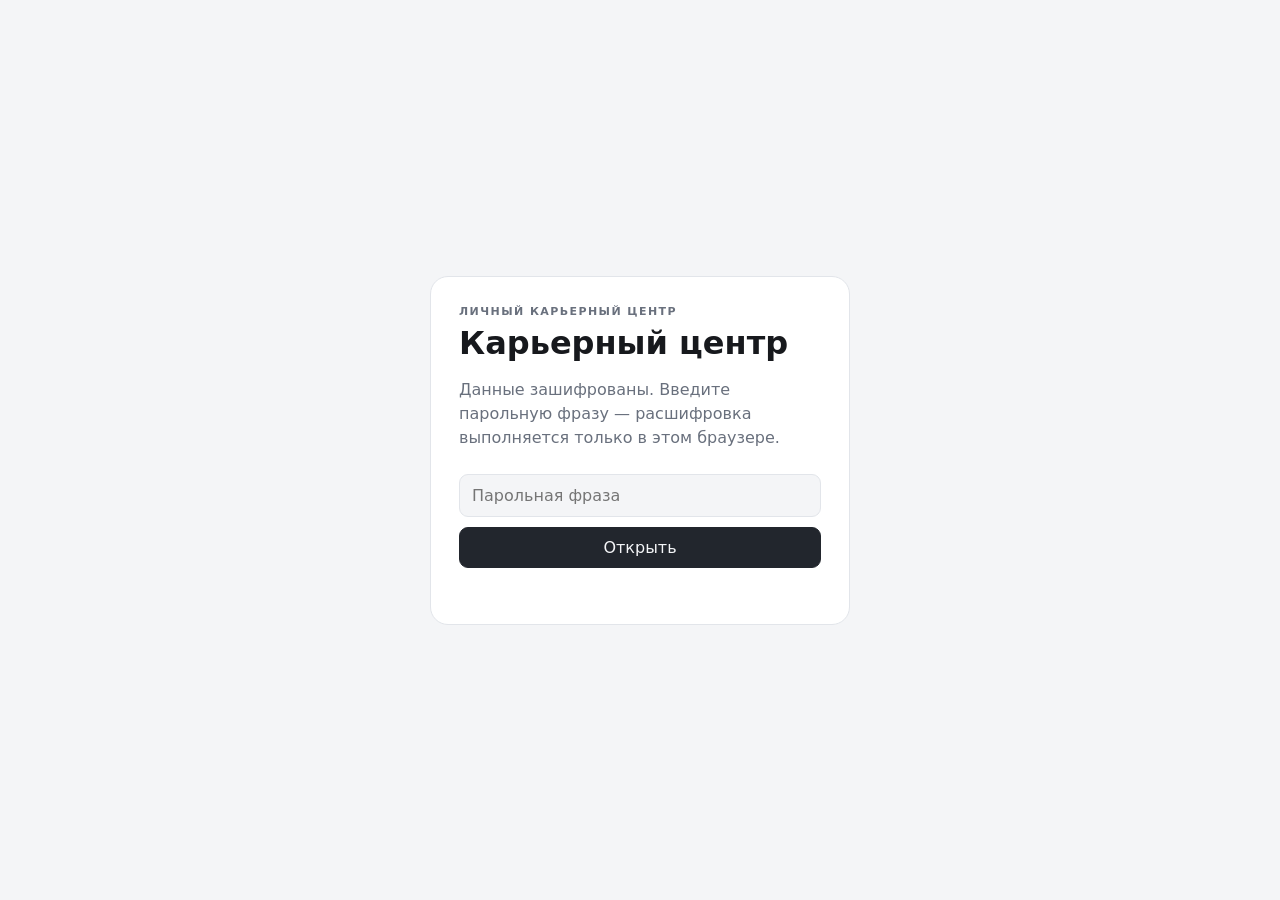
<file: index.html>
<!doctype html>
<html lang="ru">
<head>
  <meta charset="utf-8" />
  <meta name="viewport" content="width=device-width, initial-scale=1" />
  <meta name="color-scheme" content="light dark" />
  <title>Карьерный центр</title>
  <link rel="stylesheet" href="styles.css?v=dd2e7d5c0e09" />
  <link rel="stylesheet" href="funnel.css?v=dd2e7d5c0e09" />
  <link rel="stylesheet" href="action.css?v=dd2e7d5c0e09" />
  <link rel="stylesheet" href="sources.css?v=dd2e7d5c0e09" />
  <link rel="stylesheet" href="profile-sync.css?v=dd2e7d5c0e09" />
</head>
<body>
  <div id="unlock" class="unlock hidden">
    <form id="unlock-form" class="unlock-card">
      <div class="eyebrow">ЛИЧНЫЙ КАРЬЕРНЫЙ ЦЕНТР</div>
      <h1>Карьерный центр</h1>
      <p>Данные зашифрованы. Введите парольную фразу — расшифровка выполняется только в этом браузере.</p>
      <input id="passphrase" type="password" autocomplete="current-password" placeholder="Парольная фраза" required />
      <button type="submit" class="primary">Открыть</button>
      <div id="unlock-error" class="error"></div>
    </form>
  </div>

  <div id="shell" class="shell hidden">
    <aside class="sidebar">
      <div class="brand"><span class="brand-mark">КЦ</span><span>Карьера</span></div>
      <nav id="nav">
        <button data-view="today" class="active">Сегодня</button>
        <button data-view="health">Состояние системы</button>
        <button data-view="vacancies">Все вакансии</button>
        <button data-view="opportunities">Процессы</button>
        <button data-view="action">Действия</button>
        <button data-view="profiles">Профили</button>
        <button data-view="funnel">Воронка поиска</button>
        <button data-view="commercial">Коммерческая воронка</button>
        <button data-view="sideincome">Подработка</button>
        <button data-view="content">Контент</button>
        <button data-view="inbox">Почта</button>
        <button data-view="analytics">Аналитика</button>
        <button data-view="runs">Запуски</button>
      </nav>
      <a
        id="pipeline-launch"
        href="https://github.com/NesmachnyDN/career-branding/actions/workflows/career-one-click-sources.yml"
        target="_blank"
        rel="noopener noreferrer"
        title="Откроет GitHub Actions для сбора исходных данных и обновления сайта. Полный AI-анализ запускается отдельно командой в чате ChatGPT"
        style="display:block;margin:18px 0 0;padding:10px 12px;border-radius:9px;background:var(--accent);color:var(--bg);text-decoration:none;text-align:center;font-size:12px;font-weight:700"
      >Обновить источники</a>
      <div style="padding:6px 8px 0;color:var(--muted);font-size:10px;line-height:1.35;text-align:center">Полный AI-анализ: команда «Обнови Карьерный центр» в чате ChatGPT</div>
      <button id="sources-nav" class="sources-nav-button" type="button">Источники данных</button>
      <div class="sidebar-foot"><span id="generated-at"></span></div>
    </aside>

    <main>
      <header class="topbar">
        <div>
          <div class="eyebrow">КАРЬЕРНЫЙ ЦЕНТР</div>
          <h1 id="view-title">Сегодня</h1>
        </div>
        <input id="search" type="search" placeholder="Поиск…" />
      </header>
      <section id="view"></section>
    </main>
  </div>

  <template id="empty-template"><div class="empty">Здесь пока нет данных.</div></template>
  <script src="readonly-content-status.js?v=dd2e7d5c0e09" defer></script>
  <script src="product-validation.js?v=dd2e7d5c0e09" defer></script>
  <script src="profile-sync.js?v=dd2e7d5c0e09" defer></script>
  <script src="app.js?v=dd2e7d5c0e09" defer></script>
  <script src="setka-analytics.js?v=dd2e7d5c0e09" defer></script>
  <script src="brand-intelligence.js?v=dd2e7d5c0e09" defer></script>
  <script src="runs-pagination.js?v=dd2e7d5c0e09" defer></script>
  <script src="side-income.js?v=dd2e7d5c0e09" defer></script>
  <script src="funnel.js?v=dd2e7d5c0e09" defer></script>
  <script src="commercial-funnel.js?v=dd2e7d5c0e09" defer></script>
  <script src="action.js?v=dd2e7d5c0e09" defer></script>
  <script src="sources.js?v=dd2e7d5c0e09" defer></script>
</body>
</html>
</file>
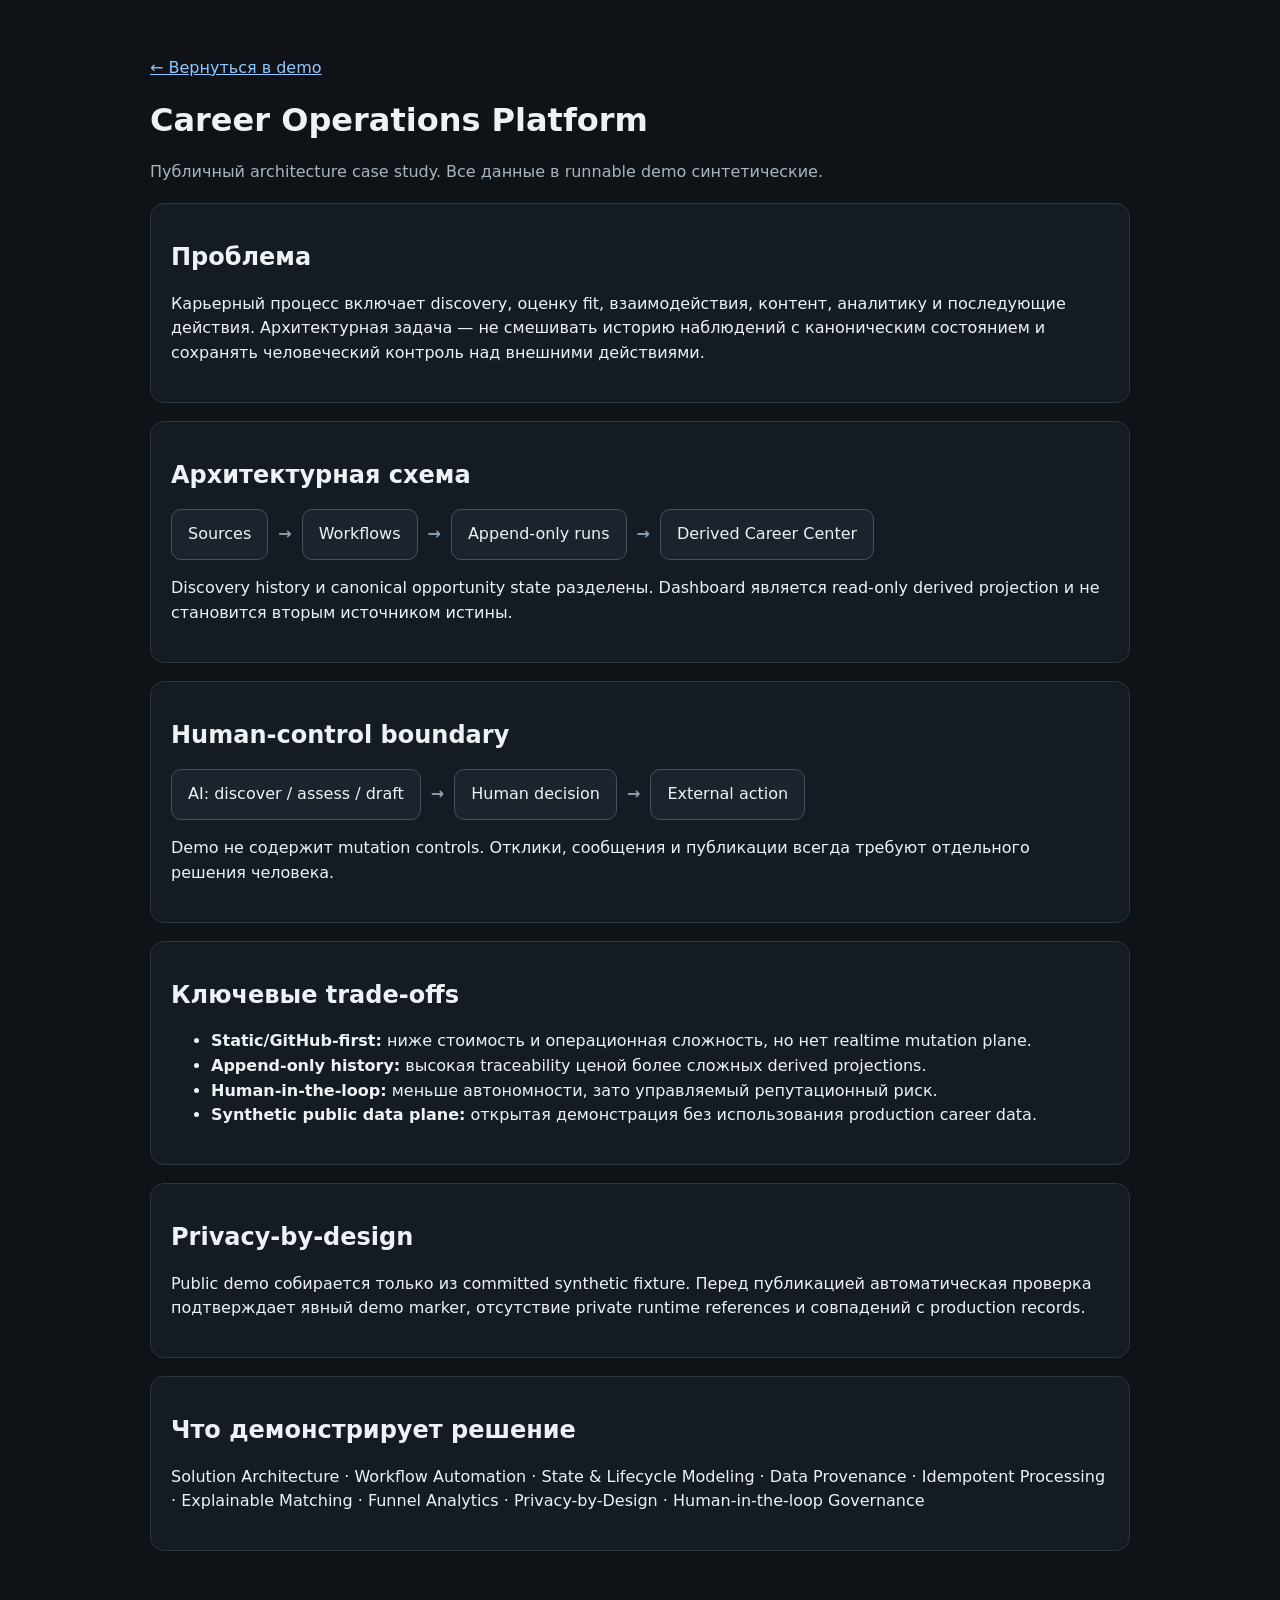
<file: demo/about.html>
<!doctype html>
<html lang="ru">
<head>
  <meta charset="utf-8">
  <meta name="viewport" content="width=device-width,initial-scale=1">
  <title>Career Operations Platform — architecture case study</title>
  <style>
    body{font-family:system-ui,sans-serif;max-width:980px;margin:0 auto;padding:40px 24px;line-height:1.55;background:#0f1318;color:#eef2f6}
    h1,h2{line-height:1.15}.muted{color:#a9b4bf}.card{border:1px solid #2b3640;border-radius:14px;padding:20px;margin:18px 0;background:#151b22}
    .flow{display:flex;gap:10px;align-items:center;flex-wrap:wrap}.node{padding:12px 16px;border:1px solid #44515e;border-radius:10px;background:#1b232c}
    .arrow{color:#8da2b5;font-weight:700}a{color:#8fc7ff}
  </style>
</head>
<body>
  <p><a href="./">← Вернуться в demo</a></p>
  <h1>Career Operations Platform</h1>
  <p class="muted">Публичный architecture case study. Все данные в runnable demo синтетические.</p>
  <div class="card">
    <h2>Проблема</h2>
    <p>Карьерный процесс включает discovery, оценку fit, взаимодействия, контент, аналитику и последующие действия. Архитектурная задача — не смешивать историю наблюдений с каноническим состоянием и сохранять человеческий контроль над внешними действиями.</p>
  </div>
  <div class="card">
    <h2>Архитектурная схема</h2>
    <div class="flow"><div class="node">Sources</div><div class="arrow">→</div><div class="node">Workflows</div><div class="arrow">→</div><div class="node">Append-only runs</div><div class="arrow">→</div><div class="node">Derived Career Center</div></div>
    <p>Discovery history и canonical opportunity state разделены. Dashboard является read-only derived projection и не становится вторым источником истины.</p>
  </div>
  <div class="card">
    <h2>Human-control boundary</h2>
    <div class="flow"><div class="node">AI: discover / assess / draft</div><div class="arrow">→</div><div class="node">Human decision</div><div class="arrow">→</div><div class="node">External action</div></div>
    <p>Demo не содержит mutation controls. Отклики, сообщения и публикации всегда требуют отдельного решения человека.</p>
  </div>
  <div class="card">
    <h2>Ключевые trade-offs</h2>
    <ul>
      <li><b>Static/GitHub-first:</b> ниже стоимость и операционная сложность, но нет realtime mutation plane.</li>
      <li><b>Append-only history:</b> высокая traceability ценой более сложных derived projections.</li>
      <li><b>Human-in-the-loop:</b> меньше автономности, зато управляемый репутационный риск.</li>
      <li><b>Synthetic public data plane:</b> открытая демонстрация без использования production career data.</li>
    </ul>
  </div>
  <div class="card">
    <h2>Privacy-by-design</h2>
    <p>Public demo собирается только из committed synthetic fixture. Перед публикацией автоматическая проверка подтверждает явный demo marker, отсутствие private runtime references и совпадений с production records.</p>
  </div>
  <div class="card">
    <h2>Что демонстрирует решение</h2>
    <p>Solution Architecture · Workflow Automation · State & Lifecycle Modeling · Data Provenance · Idempotent Processing · Explainable Matching · Funnel Analytics · Privacy-by-Design · Human-in-the-loop Governance</p>
  </div>
</body>
</html>
</file>
<file: styles.css>
:root {
  --bg: #f4f5f7;
  --panel: #ffffff;
  --panel-2: #f8f9fb;
  --text: #17191d;
  --muted: #69707d;
  --line: #e2e5ea;
  --accent: #22262d;
  --danger: #b42318;
  --warning: #a15c00;
  --success: #18794e;
  --info: #2563eb;
  --analytics-accent: #7c3aed;
  --origin: #0f766e;
  --soft-danger: #fff1f0;
  --soft-warning: #fff7e6;
  --soft-success: #ecfdf3;
  --soft-info: #eff6ff;
  --soft-accent: #f5f3ff;
  --soft-origin: #f0fdfa;
  --radius: 14px;
  font-family: Inter, ui-sans-serif, system-ui, -apple-system, BlinkMacSystemFont, "Segoe UI", sans-serif;
}
@media (prefers-color-scheme: dark) {
  :root {
    --bg: #111317;
    --panel: #191c21;
    --panel-2: #20242a;
    --text: #f0f1f3;
    --muted: #a2a8b2;
    --line: #30343b;
    --accent: #f0f1f3;
    --danger: #ff7b72;
    --warning: #e3b341;
    --success: #56d364;
    --info: #79c0ff;
    --analytics-accent: #d2a8ff;
    --origin: #56d4c4;
    --soft-danger: #2b1b1d;
    --soft-warning: #2a2418;
    --soft-success: #17251d;
    --soft-info: #17243a;
    --soft-accent: #251d36;
    --soft-origin: #162b29;
  }
}
* { box-sizing: border-box; }
body { margin: 0; background: var(--bg); color: var(--text); }
button, input { font: inherit; }
.hidden { display: none !important; }
.shell { min-height: 100vh; display: grid; grid-template-columns: 230px 1fr; }
.sidebar {
  position: sticky; top: 0; height: 100vh; padding: 22px 14px;
  background: var(--panel); border-right: 1px solid var(--line);
  display: flex; flex-direction: column;
}
.brand { display: flex; align-items: center; gap: 10px; font-weight: 700; padding: 0 8px 24px; }
.brand-mark {
  display: grid; place-items: center; width: 34px; height: 34px; border-radius: 9px;
  background: var(--accent); color: var(--bg); font-size: 12px;
}
nav { display: grid; gap: 5px; }
nav button {
  text-align: left; border: 0; background: transparent; color: var(--muted);
  padding: 10px 12px; border-radius: 9px; cursor: pointer;
}
nav button:hover, nav button.active { background: var(--panel-2); color: var(--text); }
.sidebar-foot { margin-top: auto; padding: 12px 8px 0; color: var(--muted); font-size: 12px; line-height: 1.4; }
main { min-width: 0; padding: 28px 34px 48px; }
.topbar { display: flex; align-items: end; justify-content: space-between; gap: 20px; margin-bottom: 24px; }
.topbar h1 { margin: 3px 0 0; font-size: 28px; }
.eyebrow { color: var(--muted); font-size: 11px; font-weight: 700; letter-spacing: .13em; }
#search {
  width: min(340px, 40vw); background: var(--panel); color: var(--text);
  border: 1px solid var(--line); border-radius: 10px; padding: 10px 12px;
}
.grid { display: grid; gap: 14px; }
.grid.cards { grid-template-columns: repeat(4, minmax(0, 1fr)); }
.metric {
  min-width: 0; background: var(--panel); border: 1px solid var(--line);
  border-radius: var(--radius); padding: 16px; text-align: left; color: var(--text);
}
.metric strong { display: block; margin-top: 8px; font-size: 28px; line-height: 1; }
.metric-label { color: var(--muted); font-size: 12px; }
.metric-note { display: block; margin-top: 6px; color: var(--muted); font-size: 11px; }
.metric-action { position: relative; cursor: pointer; transition: border-color .15s ease, box-shadow .15s ease, transform .15s ease; }
.metric-action:hover { border-color: color-mix(in srgb, var(--info) 45%, var(--line)); box-shadow: 0 7px 22px rgba(23,25,29,.07); transform: translateY(-1px); }
.metric-action:focus-visible, .chart-row:focus-visible, .stage-card:focus-visible { outline: 2px solid var(--info); outline-offset: 2px; }
.metric-link { display: block; margin-top: 12px; color: var(--info); font-size: 11px; font-weight: 650; }
.section { margin-top: 24px; }
.section-head { display: flex; align-items: center; justify-content: space-between; margin-bottom: 10px; }
.section h2 { margin: 0; font-size: 17px; }
.card { background: var(--panel); border: 1px solid var(--line); border-radius: var(--radius); padding: 16px; }
.card + .card { margin-top: 10px; }
.card h3 { margin: 0 0 7px; font-size: 16px; }
.meta { display: flex; flex-wrap: wrap; gap: 7px 12px; color: var(--muted); font-size: 12px; }
.summary { margin: 10px 0 0; color: var(--text); line-height: 1.48; }
.actions { display: flex; flex-wrap: wrap; gap: 8px; margin-top: 13px; }
.actions a, .actions button {
  display: inline-flex; align-items: center; border: 1px solid var(--line); background: var(--panel-2);
  color: var(--text); text-decoration: none; padding: 7px 9px; border-radius: 8px; cursor: pointer; font-size: 12px;
}
.actions .primary, .primary { background: var(--accent); color: var(--bg); border-color: var(--accent); }
.badge {
  display: inline-flex; align-items: center; border: 1px solid var(--line); border-radius: 999px;
  padding: 3px 7px; font-size: 11px; color: var(--muted);
}
.badge.urgent { color: var(--danger); }
.badge.high { color: var(--warning); }
.badge.new { color: var(--success); }
.badge.reviewing { color: var(--warning); }
.badge.dismissed, .badge.expired { color: var(--muted); }
.badge.promoted { color: var(--success); }

.status-chip {
  display: inline-flex; align-items: center; min-height: 28px; padding: 5px 9px;
  border: 1px solid transparent; border-radius: 999px; font-size: 11px; font-weight: 750;
  line-height: 1; white-space: nowrap;
}
.status-chip.status-active { color: var(--info); background: var(--soft-info); border-color: color-mix(in srgb, var(--info) 24%, transparent); }
.status-chip.status-new { color: var(--analytics-accent); background: var(--soft-accent); border-color: color-mix(in srgb, var(--analytics-accent) 24%, transparent); }
.status-chip.status-rejected { color: var(--danger); background: var(--soft-danger); border-color: color-mix(in srgb, var(--danger) 28%, transparent); }
.status-chip.status-success { color: var(--success); background: var(--soft-success); border-color: color-mix(in srgb, var(--success) 25%, transparent); }
.status-chip.status-closed, .status-chip.status-unknown { color: var(--muted); background: var(--panel-2); border-color: var(--line); }

.table-wrap { overflow: auto; background: var(--panel); border: 1px solid var(--line); border-radius: var(--radius); }
table { width: 100%; border-collapse: collapse; min-width: 780px; }
th, td { padding: 11px 12px; border-bottom: 1px solid var(--line); text-align: left; vertical-align: top; font-size: 13px; }
th { color: var(--muted); font-size: 11px; text-transform: uppercase; letter-spacing: .05em; }
tr:last-child td { border-bottom: 0; }
.run-table .run-status-col {
  width: 132px;
  min-width: 132px;
  text-align: center;
  vertical-align: middle;
}
.run-table .run-status-col .badge {
  min-width: 96px;
  justify-content: center;
  white-space: nowrap;
  line-height: 1.1;
}
.timeline { border-left: 2px solid var(--line); margin: 12px 0 0 5px; padding-left: 16px; }
.timeline-item { position: relative; padding: 0 0 16px; }
.timeline-item::before {
  content: ""; position: absolute; left: -21px; top: 4px; width: 8px; height: 8px;
  border-radius: 50%; background: var(--accent);
}
.timeline-item h4 { margin: 0 0 4px; font-size: 13px; }
.copybox {
  position: relative; margin-top: 12px; padding: 14px 46px 14px 14px; border-radius: 10px;
  background: var(--panel-2); border: 1px solid var(--line); white-space: pre-wrap; line-height: 1.45; font-size: 13px;
}
.copybox button {
  position: absolute; right: 8px; top: 8px; border: 1px solid var(--line); background: var(--panel);
  color: var(--text); border-radius: 7px; padding: 5px 7px; cursor: pointer; font-size: 11px;
}
.analytics-section { max-width: 1400px; }
.section-note { margin: 5px 0 0; color: var(--muted); font-size: 12px; line-height: 1.45; }
.stage-grid { display: grid; grid-template-columns: repeat(4, minmax(0, 1fr)); gap: 10px; }
.stage-card {
  min-width: 0; min-height: 112px; padding: 14px; border: 1px solid var(--line); border-radius: 12px;
  background: var(--panel); color: var(--text); text-align: left; cursor: pointer;
  display: grid; grid-template-columns: 28px 1fr auto; grid-template-rows: auto 1fr; gap: 10px 8px;
  transition: border-color .15s ease, transform .15s ease, box-shadow .15s ease;
}
.stage-card:hover { border-color: currentColor; transform: translateY(-1px); box-shadow: 0 6px 18px rgba(23,25,29,.06); }
.stage-step {
  width: 24px; height: 24px; border-radius: 999px; display: grid; place-items: center;
  background: var(--panel-2); border: 1px solid var(--line); color: var(--muted); font-size: 11px; font-weight: 700;
}
.stage-name { align-self: center; font-size: 12px; font-weight: 650; line-height: 1.3; }
.stage-card strong { grid-column: 2 / 4; align-self: end; font-size: 26px; line-height: 1; }

.chart-card { padding: 12px 14px 14px; }
.chart { display: grid; gap: 6px; }
.chart-axis {
  display: grid; grid-template-columns: minmax(170px, 240px) 1fr 72px;
  gap: 12px; align-items: end; min-height: 24px; color: var(--muted); font-size: 10px;
}
.chart-axis-scale { position: relative; height: 18px; border-bottom: 1px solid var(--line); }
.chart-axis-scale i {
  position: absolute; bottom: 3px; transform: translateX(-50%);
  font-style: normal; font-variant-numeric: tabular-nums;
}
.chart-axis-scale i:first-child { transform: none; }
.chart-axis-scale i:last-child { transform: translateX(-100%); }
.chart-axis-unit { text-align: right; }
.chart-row {
  appearance: none; width: 100%; border: 0; border-radius: 10px; padding: 8px 6px;
  background: transparent; color: var(--text); cursor: pointer;
  display: grid; grid-template-columns: minmax(170px, 240px) 1fr 72px; gap: 12px; align-items: center;
  text-align: left; font: inherit; transition: background .15s ease;
}
.chart-row:hover { background: var(--panel-2); }
.chart-label { font-size: 12px; line-height: 1.35; }
.chart-track {
  position: relative; height: 18px; overflow: hidden; border-radius: 5px;
  background-color: var(--panel-2);
  background-image: linear-gradient(to right, var(--line) 1px, transparent 1px);
}
.chart-bar { display: block; height: 100%; min-width: 0; border-radius: 5px; background: var(--info); }
.chart-value { display: flex; justify-content: flex-end; align-items: baseline; gap: 6px; font-variant-numeric: tabular-nums; }
.chart-value strong { font-size: 14px; }
.chart-value small { min-width: 30px; color: var(--muted); font-size: 10px; text-align: right; }

.tone-neutral { color: var(--muted); }
.tone-info { color: var(--info); }
.tone-warning { color: var(--warning); }
.tone-accent { color: var(--analytics-accent); }
.tone-success { color: var(--success); }
.tone-danger { color: var(--danger); }
.tone-origin { color: var(--origin); }
.chart-row.tone-info .chart-bar { background: var(--info); }
.chart-row.tone-warning .chart-bar { background: var(--warning); }
.chart-row.tone-accent .chart-bar { background: var(--analytics-accent); }
.chart-row.tone-success .chart-bar { background: var(--success); }
.chart-row.tone-danger .chart-bar { background: var(--danger); }
.chart-row.tone-origin .chart-bar { background: var(--origin); }
.stage-card.tone-neutral { background: var(--panel); }
.stage-card.tone-info { background: var(--soft-info); }
.stage-card.tone-accent { background: var(--soft-accent); }
.stage-card.tone-success { background: var(--soft-success); }
.stage-card.tone-danger { background: var(--soft-danger); }
.empty.compact { padding: 18px; }
.empty { padding: 26px; text-align: center; color: var(--muted); background: var(--panel); border: 1px dashed var(--line); border-radius: var(--radius); }
.error { margin-top: 10px; min-height: 18px; color: var(--danger); font-size: 12px; }
.unlock { min-height: 100vh; display: grid; place-items: center; padding: 24px; }
.unlock-card { width: min(420px, 100%); background: var(--panel); border: 1px solid var(--line); border-radius: 18px; padding: 28px; }
.unlock-card h1 { margin: 6px 0 8px; }
.unlock-card p { color: var(--muted); line-height: 1.5; }
.unlock-card input {
  width: 100%; margin: 8px 0 10px; padding: 11px 12px; border: 1px solid var(--line);
  border-radius: 9px; background: var(--bg); color: var(--text);
}
.unlock-card button { width: 100%; padding: 10px; border-radius: 9px; border: 1px solid var(--accent); cursor: pointer; }

@media (max-width: 1000px) {
  .grid.cards { grid-template-columns: repeat(2, minmax(0, 1fr)); }
  .stage-grid { grid-template-columns: repeat(2, minmax(0, 1fr)); }
  .chart-axis, .chart-row { grid-template-columns: minmax(130px, 190px) 1fr 64px; }
  .opportunity-toolbar { align-items: stretch; flex-direction: column; }
  .opportunity-selects { justify-content: flex-start; }
  .opportunity-preview {
    grid-template-columns: minmax(120px, 150px) minmax(220px, 1fr) minmax(190px, .9fr) 70px;
  }
  .opportunity-toggle-label { grid-column: 4; }
  .opportunity-interactions { grid-column: 4; grid-row: 1; align-self: start; }
  .opportunity-next { grid-column: 3; grid-row: 1 / span 2; }
}
@media (max-width: 720px) {
  .shell { grid-template-columns: 1fr; }
  .sidebar { position: static; height: auto; border-right: 0; border-bottom: 1px solid var(--line); }
  nav { grid-template-columns: repeat(3, 1fr); }
  nav button { text-align: center; font-size: 12px; }
  .sidebar-foot { display: none; }
  main { padding: 22px 16px 40px; }
  .topbar { align-items: start; flex-direction: column; }
  #search { width: 100%; }
  .grid.cards { grid-template-columns: 1fr 1fr; }
  .stage-grid { grid-template-columns: 1fr 1fr; }
  .chart-axis { display: none; }
  .chart-row { grid-template-columns: minmax(110px, 42%) 1fr 58px; gap: 8px; padding: 9px 4px; }
  .chart-label { font-size: 11px; }
  .chart-track { height: 16px; }
  .opportunity-list-head { align-items: flex-start; flex-direction: column; gap: 3px; }
  .opportunity-preview {
    grid-template-columns: 1fr auto; gap: 9px 12px; padding: 12px;
  }
  .content-preview { grid-template-columns: 1fr; }
  .content-preview-main { grid-template-columns: 1fr auto; }
  .content-preview-main .content-card-chips { grid-column: 1 / 3; }
  .content-status-control, .content-status-readonly { border-left: 0; border-top: 1px solid var(--line); }
  .content-status-select { width: 100%; }
  .opportunity-status { grid-column: 1; grid-row: 1; }
  .opportunity-main { grid-column: 1 / 3; grid-row: 2; }
  .opportunity-next { grid-column: 1 / 3; grid-row: 3; padding-top: 4px; border-top: 1px dashed var(--line); }
  .opportunity-interactions { grid-column: 2; grid-row: 1; justify-items: end; }
  .opportunity-toggle-label { grid-column: 1 / 3; grid-row: 4; justify-self: end; }
  .opportunity-detail-head { align-items: flex-start; flex-direction: column; }
  .pagination { justify-content: space-between; }
}
@media (max-width: 480px) {
  .grid.cards, .stage-grid { grid-template-columns: 1fr; }
  .chart-row { grid-template-columns: 1fr 58px; }
  .chart-track { grid-column: 1 / 3; grid-row: 2; }
  .chart-value { grid-column: 2; grid-row: 1; }
  .status-filters { gap: 6px; }
  .status-filter { padding: 6px 9px; }
  .opportunity-selects { flex-direction: column; align-items: stretch; }
  .opportunity-selects label, .opportunity-selects select { width: 100%; }
  .page-numbers { display: none; }
}

.cell-note { margin-top: 5px; color: var(--muted); font-size: 11px; line-height: 1.35; }
.table-legend { display: flex; flex-wrap: wrap; align-items: center; gap: 8px 12px; margin-top: 10px; }

.vacancy-toolbar {
  display: flex; align-items: end; justify-content: space-between; gap: 14px;
  margin: 0 0 12px; padding: 12px; border: 1px solid var(--line); border-radius: 12px;
  background: var(--panel);
}
.vacancy-selects { margin: 0; flex-wrap: nowrap; }
.vacancy-selects select { min-width: 150px; }
.vacancy-selects label:nth-child(2) select { min-width: 180px; }
.vacancy-list-head {
  display: flex; align-items: center; justify-content: space-between; gap: 12px;
  margin: 0 2px 8px; color: var(--muted); font-size: 11px;
}
.vacancy-list { display: grid; gap: 9px; }
.vacancy-card {
  position: relative; overflow: hidden; background: var(--panel); border: 1px solid var(--line);
  border-radius: 12px; transition: border-color .15s ease, box-shadow .15s ease;
}
.vacancy-card::before {
  content: ""; position: absolute; inset: 0 auto 0 0; width: 4px; background: var(--line);
}
.vacancy-card:hover { border-color: color-mix(in srgb, var(--info) 24%, var(--line)); box-shadow: 0 5px 18px rgba(23,25,29,.05); }
.vacancy-card.vacancy-group-active::before { background: var(--info); }
.vacancy-card.vacancy-group-consideration::before { background: var(--analytics-accent); }
.vacancy-card.vacancy-group-rejected::before { background: var(--danger); }
.vacancy-card.vacancy-group-success::before { background: var(--success); }
.vacancy-card.vacancy-group-closed::before { background: var(--line); }
.vacancy-card-grid {
  display: grid;
  grid-template-columns: minmax(290px,1.8fr) minmax(145px,.78fr) minmax(185px,.95fr) minmax(220px,1.1fr) minmax(112px,.58fr);
  gap: 18px; align-items: start; padding: 14px 15px 14px 19px;
}
.vacancy-main { min-width: 0; display: grid; gap: 4px; }
.vacancy-chips { display: flex; flex-wrap: wrap; align-items: center; gap: 6px; margin-bottom: 2px; }
.vacancy-company { font-size: 14px; line-height: 1.3; }
.vacancy-role { font-size: 13px; line-height: 1.35; }
.vacancy-summary-wrap { display: grid; gap: 3px; margin-top: 2px; }
.vacancy-summary {
  display: -webkit-box; overflow: hidden; -webkit-box-orient: vertical; -webkit-line-clamp: 2;
  color: var(--muted); font-size: 11px; line-height: 1.4;
}
.vacancy-summary.expanded {
  display: block; overflow: visible; -webkit-line-clamp: unset;
  white-space: normal; overflow-wrap: anywhere;
}
.vacancy-summary-toggle {
  justify-self: start; padding: 0; border: 0; background: transparent; color: var(--info);
  cursor: pointer; font: inherit; font-size: 10px; font-weight: 700; line-height: 1.35;
}
.vacancy-summary-toggle:hover { text-decoration: underline; }
.vacancy-summary-toggle:focus-visible { outline: 2px solid var(--info); outline-offset: 2px; border-radius: 3px; }
.vacancy-meta { display: flex; flex-wrap: wrap; gap: 3px 10px; margin-top: 3px; color: var(--muted); font-size: 10px; line-height: 1.35; }
.vacancy-field { min-width: 0; display: grid; align-content: start; gap: 6px; }
.vacancy-field-label { color: var(--muted); font-size: 10px; font-weight: 650; line-height: 1.2; }
.vacancy-field-note { color: var(--muted); font-size: 10px; line-height: 1.35; }
.vacancy-value { font-size: 12px; line-height: 1.4; }
.vacancy-assessment { display: grid; justify-items: start; gap: 6px; }
.vacancy-score { display: flex; align-items: baseline; gap: 5px; }
.vacancy-score strong { font-size: 18px; line-height: 1; font-variant-numeric: tabular-nums; }
.vacancy-score span { color: var(--muted); font-size: 9px; }
.vacancy-tail { min-width: 0; display: grid; justify-items: end; align-content: space-between; gap: 12px; min-height: 100%; text-align: right; }
.vacancy-updated { margin-top: 4px; color: var(--text); font-size: 11px; line-height: 1.35; font-variant-numeric: tabular-nums; }
.vacancy-open {
  display: inline-flex; align-items: center; justify-content: center; min-height: 32px;
  padding: 7px 10px; border: 1px solid var(--line); border-radius: 8px;
  background: var(--panel-2); color: var(--info); text-decoration: none; font-size: 11px; font-weight: 700;
}
.vacancy-open:hover { border-color: color-mix(in srgb, var(--info) 38%, var(--line)); background: var(--soft-info); }
.vacancy-interactions {
  display: inline-flex; align-items: center; min-height: 24px; padding: 4px 7px;
  border-radius: 999px; background: var(--panel-2); color: var(--muted); font-size: 10px; font-weight: 700;
}
.origin-chip, .signal-chip {
  display: inline-flex; align-items: center; width: fit-content; min-height: 26px; padding: 4px 8px;
  border: 1px solid var(--line); border-radius: 999px; font-size: 10px; font-weight: 750; line-height: 1.15;
}
.origin-chip { color: var(--origin); background: var(--soft-origin); border-color: color-mix(in srgb, var(--origin) 26%, transparent); }
.origin-chip.origin-scheduled-search { color: var(--info); background: var(--soft-info); border-color: color-mix(in srgb, var(--info) 24%, transparent); }
.origin-chip.origin-manual-search { color: var(--analytics-accent); background: var(--soft-accent); border-color: color-mix(in srgb, var(--analytics-accent) 24%, transparent); }
.origin-chip.origin-recruiter-inbound { color: var(--success); background: var(--soft-success); border-color: color-mix(in srgb, var(--success) 24%, transparent); }
.origin-chip.origin-platform-inbound { color: var(--warning); background: var(--soft-warning); border-color: color-mix(in srgb, var(--warning) 25%, transparent); }
.origin-chip.origin-unknown { color: var(--muted); background: var(--panel-2); border-color: var(--line); }
.signal-chip.signal-positive { color: var(--success); background: var(--soft-success); border-color: color-mix(in srgb, var(--success) 24%, transparent); }
.signal-chip.signal-warning { color: var(--warning); background: var(--soft-warning); border-color: color-mix(in srgb, var(--warning) 25%, transparent); }
.signal-chip.signal-negative { color: var(--danger); background: var(--soft-danger); border-color: color-mix(in srgb, var(--danger) 26%, transparent); }
.signal-chip.signal-neutral { color: var(--muted); background: var(--panel-2); border-color: var(--line); }
.vacancy-fit-factors {
  display: grid; gap: 2px; max-width: 220px; color: var(--muted); font-size: 9px; line-height: 1.35;
}
.vacancy-fit-factors span { color: var(--muted); }
.vacancy-compensation-gate {
  display: grid; justify-items: start; gap: 4px; margin-top: 2px; padding-top: 6px; border-top: 1px dashed var(--line);
}
.vacancy-compensation-gate > span:first-child { color: var(--muted); font-size: 9px; font-weight: 700; }
.vacancy-match-details {
  margin: 0 15px 14px 19px; border-top: 1px solid var(--line); padding-top: 10px;
}
.vacancy-match-details summary {
  display: flex; align-items: center; gap: 8px; width: fit-content; color: var(--info);
  cursor: pointer; font-size: 11px; font-weight: 750; list-style-position: inside;
}
.vacancy-match-details summary span {
  display: inline-flex; align-items: center; justify-content: center; min-width: 22px; height: 22px;
  padding: 0 6px; border-radius: 999px; background: var(--panel-2); color: var(--muted); font-size: 9px;
}
.match-summary-grid {
  display: grid; grid-template-columns: repeat(3,minmax(0,1fr)); gap: 8px; margin: 11px 0 8px;
}
.match-summary-grid > div {
  display: grid; gap: 5px; padding: 9px 10px; border: 1px solid var(--line); border-radius: 9px; background: var(--panel-2);
}
.match-summary-grid span { color: var(--muted); font-size: 9px; font-weight: 700; }
.match-summary-grid strong { width: fit-content; font-size: 12px; line-height: 1.25; }
.match-fit-summary { margin: 8px 0; color: var(--text); font-size: 11px; line-height: 1.45; }
.match-blockers, .match-compensation-gate {
  display: grid; gap: 6px; margin: 8px 0; padding: 9px 10px; border: 1px solid var(--line); border-radius: 9px;
}
.match-blockers > strong, .match-compensation-gate > strong { font-size: 10px; }
.match-blockers > div { display: grid; grid-template-columns: auto 1fr; gap: 5px 8px; align-items: start; font-size: 10px; line-height: 1.4; }
.match-blockers > div small { grid-column: 2; color: var(--muted); }
.match-blockers-clear { grid-template-columns: auto 1fr; align-items: center; color: var(--muted); font-size: 10px; }
.match-gate-reason { color: var(--muted); font-size: 10px; line-height: 1.4; }
.match-table-wrap { overflow-x: auto; margin-top: 9px; border: 1px solid var(--line); border-radius: 9px; }
.match-table { min-width: 900px; background: var(--panel); }
.match-table th, .match-table td { padding: 8px 9px; vertical-align: top; font-size: 10px; line-height: 1.4; }
.match-table th { color: var(--muted); font-size: 9px; }
.match-table td:nth-child(1) { min-width: 210px; }
.match-table td:nth-child(5) { min-width: 280px; }
.match-source-wording, .match-evidence-refs { margin-top: 4px; color: var(--muted); font-size: 9px; overflow-wrap: anywhere; }
.match-central { width: fit-content; margin-top: 4px; padding: 2px 5px; border-radius: 999px; background: var(--soft-warning); color: var(--warning); font-size: 8px; font-weight: 700; }
.empty-inline { margin-top: 9px; color: var(--muted); font-size: 10px; }
@media (max-width: 720px) {
  .match-summary-grid { grid-template-columns: 1fr; }
  .vacancy-match-details { margin-left: 15px; }
}
.vacancy-legend { display: flex; flex-wrap: wrap; align-items: center; gap: 7px; margin-top: 12px; }
.vacancy-legend .meta { margin-left: 4px; }
.vacancy-status-filter.vacancy-filter-consideration.active {
  color: var(--analytics-accent); background: var(--soft-accent);
  border-color: color-mix(in srgb, var(--analytics-accent) 38%, var(--line));
}
.vacancy-status-filter.vacancy-filter-consideration.active strong { color: var(--analytics-accent); }
.vacancy-status-filter.vacancy-filter-active.active {
  color: var(--info); background: var(--soft-info);
  border-color: color-mix(in srgb, var(--info) 38%, var(--line));
}
.vacancy-status-filter.vacancy-filter-active.active strong { color: var(--info); }
.vacancy-status-filter.vacancy-filter-closed.active {
  color: var(--muted); background: var(--panel-2); border-color: var(--line);
}
.vacancy-status-filter.vacancy-filter-closed.active strong { color: var(--muted); }

@media (max-width: 1180px) {
  .vacancy-toolbar { align-items: stretch; flex-direction: column; }
  .vacancy-selects { justify-content: flex-start; }
  .vacancy-card-grid { grid-template-columns: minmax(280px,1.5fr) minmax(160px,.8fr) minmax(190px,1fr); }
  .vacancy-next { grid-column: 1 / 3; padding-top: 10px; border-top: 1px dashed var(--line); }
  .vacancy-tail { grid-column: 3; grid-row: 2; min-height: 0; }
}
@media (max-width: 720px) {
  .vacancy-list-head { align-items: flex-start; flex-direction: column; gap: 3px; }
  .vacancy-card-grid { grid-template-columns: 1fr 1fr; gap: 12px 16px; }
  .vacancy-main { grid-column: 1 / 3; }
  .vacancy-next { grid-column: 1 / 3; padding-top: 10px; border-top: 1px dashed var(--line); }
  .vacancy-tail {
    grid-column: 1 / 3; grid-row: auto; min-height: 0;
    display: flex; align-items: end; justify-content: space-between; text-align: left;
  }
  .vacancy-selects { flex-wrap: wrap; }
}
@media (max-width: 480px) {
  .vacancy-selects { flex-direction: column; align-items: stretch; }
  .vacancy-selects label, .vacancy-selects select { width: 100%; }
  .vacancy-card-grid { grid-template-columns: 1fr; }
  .vacancy-main, .vacancy-next, .vacancy-tail { grid-column: 1; }
  .vacancy-tail { flex-direction: row; align-items: end; }
}

.view-note {
  margin-bottom: 12px; padding: 11px 13px; border: 1px solid var(--line);
  border-radius: 10px; background: var(--panel-2); color: var(--muted);
  font-size: 12px; line-height: 1.45;
}

.opportunity-toolbar {
  display: flex; align-items: end; justify-content: space-between; gap: 14px;
  margin: 0 0 12px; padding: 12px; border: 1px solid var(--line); border-radius: 12px;
  background: var(--panel);
}
.status-filters { display: flex; flex-wrap: wrap; gap: 7px; }
.status-filter {
  display: inline-flex; align-items: center; gap: 7px; min-height: 34px;
  padding: 7px 10px; border: 1px solid var(--line); border-radius: 999px;
  background: var(--panel); color: var(--muted); cursor: pointer; font-size: 12px;
}
.status-filter strong {
  display: grid; place-items: center; min-width: 22px; height: 20px; padding: 0 6px;
  border-radius: 999px; background: var(--panel-2); color: var(--text); font-size: 10px;
}
.status-filter:hover { border-color: color-mix(in srgb, var(--info) 32%, var(--line)); color: var(--text); }
.status-filter.active { color: var(--info); border-color: color-mix(in srgb, var(--info) 38%, var(--line)); background: var(--soft-info); }
.status-filter.active strong { background: var(--panel); color: var(--info); }

.opportunity-selects { margin: 0; flex-wrap: nowrap; }
.opportunity-selects select { min-width: 140px; }

.opportunity-list-head {
  display: flex; align-items: center; justify-content: space-between; gap: 12px;
  margin: 0 2px 8px; color: var(--muted); font-size: 11px;
}
.opportunity-list { display: grid; gap: 9px; }
.opportunity-card {
  overflow: hidden; background: var(--panel); border: 1px solid var(--line);
  border-radius: 12px; transition: border-color .15s ease, box-shadow .15s ease;
}
.opportunity-card.expanded { border-color: color-mix(in srgb, var(--info) 26%, var(--line)); box-shadow: 0 6px 20px rgba(23,25,29,.05); }
.opportunity-preview {
  width: 100%; border: 0; background: transparent; color: var(--text); cursor: pointer;
  padding: 13px 14px; text-align: left;
  display: grid; grid-template-columns: minmax(120px, 165px) minmax(240px, 1.4fr) minmax(220px, 1fr) 78px 104px;
  gap: 14px; align-items: center;
}
.opportunity-preview:hover { background: var(--panel-2); }
.opportunity-preview:focus-visible { outline: 2px solid var(--info); outline-offset: -2px; }
.opportunity-status { align-self: start; }
.opportunity-main { display: grid; gap: 3px; min-width: 0; }
.opportunity-main strong { font-size: 14px; line-height: 1.3; }
.opportunity-role { font-size: 13px; line-height: 1.35; }
.opportunity-preview-meta { color: var(--muted); font-size: 10px; line-height: 1.35; }
.opportunity-next { display: grid; gap: 4px; min-width: 0; font-size: 12px; line-height: 1.35; }
.opportunity-next small, .opportunity-interactions small { color: var(--muted); font-size: 10px; }
.opportunity-interactions { display: grid; justify-items: center; gap: 2px; font-variant-numeric: tabular-nums; }
.opportunity-interactions strong { font-size: 17px; line-height: 1; }
.opportunity-toggle-label {
  justify-self: end; display: inline-flex; align-items: center; gap: 6px;
  color: var(--info); font-size: 11px; font-weight: 650; white-space: nowrap;
}
.chevron { display: inline-block; font-style: normal; font-size: 16px; line-height: 1; transition: transform .15s ease; }
.opportunity-card.expanded .chevron { transform: rotate(180deg); }
.opportunity-details { padding: 0 16px 16px; border-top: 1px solid var(--line); }
.opportunity-detail-head {
  display: flex; align-items: center; justify-content: space-between; gap: 12px;
  padding-top: 12px;
}
.opportunity-detail-head .actions { margin-top: 0; }
.opportunity-intelligence {
  display: grid; gap: 10px; margin: 12px 0; padding: 12px;
  border: 1px solid var(--line); border-radius: 10px; background: var(--panel-2);
}
.opportunity-intelligence-head {
  display: grid; grid-template-columns: minmax(220px,1fr) minmax(360px,1.35fr); gap: 14px; align-items: start;
}
.opportunity-intelligence-head > div:first-child { display: grid; gap: 4px; }
.opportunity-intelligence-head strong { font-size: 12px; line-height: 1.4; }
.opportunity-intelligence-head small, .opportunity-readiness-reason { color: var(--muted); font-size: 10px; line-height: 1.4; }
.opportunity-intelligence-kpis { display: grid; grid-template-columns: repeat(3,minmax(0,1fr)); gap: 7px; }
.opportunity-intelligence-kpis > span { display: grid; gap: 5px; }
.opportunity-intelligence-kpis small { color: var(--muted); font-size: 9px; font-weight: 700; }
.opportunity-intelligence-kpis b { width: fit-content; }
.opportunity-gates { display: grid; gap: 6px; padding-top: 9px; border-top: 1px dashed var(--line); }
.opportunity-gates > strong { font-size: 10px; }
.opportunity-gates > div { display: grid; grid-template-columns: auto 1fr; gap: 7px; align-items: start; font-size: 10px; line-height: 1.4; }
.opportunity-gates-clear { color: var(--muted); font-size: 10px; }
.opportunity-single-action {
  display: grid; gap: 4px; padding: 10px 11px; border: 1px solid color-mix(in srgb, var(--info) 24%, var(--line));
  border-radius: 9px; background: var(--panel);
}
.opportunity-single-action span { color: var(--muted); font-size: 9px; font-weight: 700; }
.opportunity-single-action strong { font-size: 12px; line-height: 1.4; }
.opportunity-intelligence-empty { margin: 12px 0; color: var(--muted); font-size: 10px; }
@media (max-width: 900px) {
  .opportunity-intelligence-head { grid-template-columns: 1fr; }
}
@media (max-width: 620px) {
  .opportunity-intelligence-kpis { grid-template-columns: 1fr; }
}

.pagination {
  display: flex; align-items: center; justify-content: center; gap: 10px;
  margin-top: 14px;
}
.page-numbers { display: flex; align-items: center; gap: 5px; }
.page-button {
  min-width: 34px; height: 34px; padding: 0 10px; border: 1px solid var(--line);
  border-radius: 8px; background: var(--panel); color: var(--text); cursor: pointer; font-size: 11px;
}
.page-button:hover:not(:disabled) { border-color: color-mix(in srgb, var(--info) 36%, var(--line)); }
.page-button.active { border-color: var(--info); background: var(--soft-info); color: var(--info); font-weight: 700; }
.page-button:disabled { color: var(--muted); cursor: default; opacity: .55; }
.pagination-gap { color: var(--muted); padding: 0 2px; }

.filters {
  display: flex; flex-wrap: wrap; align-items: end; gap: 10px 14px; margin: 0 0 10px;
}
.filters label {
  display: grid; gap: 4px; color: var(--muted); font-size: 11px;
}
.filters select {
  min-width: 170px; padding: 8px 10px; border: 1px solid var(--line);
  border-radius: 8px; background: var(--panel); color: var(--text);
}

.badge.backfill { color: var(--muted); border-style: dashed; }


/* Content deliverable types */
.content-card { position: relative; overflow: hidden; }
.content-card::before {
  content: ""; position: absolute; inset: 0 auto 0 0; width: 4px;
}
.content-card-post::before { background: var(--analytics-accent); }
.content-card-comment::before { background: var(--info); }
.content-card-head {
  display: flex; align-items: center; justify-content: space-between; gap: 12px; margin-bottom: 10px;
}
.content-list { display: grid; gap: 9px; }
.content-item-card { padding: 0; overflow: hidden; }
.content-preview {
  display: grid; grid-template-columns: minmax(0, 1fr) auto; align-items: stretch;
}
.content-preview-main {
  min-width: 0; border: 0; background: transparent; color: var(--text); cursor: pointer;
  padding: 13px 14px 13px 18px; text-align: left;
  display: grid; grid-template-columns: auto minmax(0, 1fr) auto; gap: 12px; align-items: center;
}
.content-preview-main:hover { background: var(--panel-2); }
.content-preview-main:focus-visible { outline: 2px solid var(--info); outline-offset: -2px; }
.content-preview-copy { min-width: 0; display: grid; gap: 4px; }
.content-preview-copy strong { font-size: 14px; line-height: 1.3; }
.content-preview-copy .meta { font-size: 10px; }
.content-publication-meta { color: var(--success); font-size: 10px; }
.content-toggle-label {
  display: inline-flex; align-items: center; gap: 6px; color: var(--info);
  font-size: 11px; font-weight: 650; white-space: nowrap;
}
.content-item-card.expanded .content-toggle-label .chevron { transform: rotate(180deg); }
.content-status-control, .content-status-readonly {
  min-width: 164px; padding: 10px 12px; border-left: 1px solid var(--line); box-sizing: border-box;
  display: grid; align-content: center; gap: 4px; color: var(--muted); font-size: 10px;
}
.content-status-readonly-label { display: block; line-height: 1.2; }
.content-status-readonly .status-chip { justify-self: start; }
.content-status-select {
  min-width: 142px; padding: 7px 9px; border: 1px solid var(--line); border-radius: 8px;
  background: var(--panel); color: var(--text); font-size: 11px; font-weight: 700;
}
.content-status-select.status-unpublished {
  color: var(--analytics-accent); border-color: color-mix(in srgb, var(--analytics-accent) 30%, var(--line));
}
.content-status-select.status-published {
  color: var(--success); border-color: color-mix(in srgb, var(--success) 34%, var(--line));
  background: var(--soft-success);
}
.content-details { padding: 0 16px 16px 18px; border-top: 1px solid var(--line); }
.content-detail-head { display: flex; justify-content: flex-end; padding-top: 12px; }
.content-toolbar {
  display: flex; align-items: end; justify-content: flex-end; margin: 0 0 12px;
}
.content-toolbar label { display: grid; gap: 4px; color: var(--muted); font-size: 11px; }
.content-toolbar select {
  min-width: 190px; padding: 8px 10px; border: 1px solid var(--line);
  border-radius: 8px; background: var(--panel); color: var(--text);
}
.content-card-chips { display: flex; flex-wrap: wrap; gap: 7px; align-items: center; }
.content-chip, .platform-chip {
  display: inline-flex; align-items: center; min-height: 28px; padding: 5px 9px;
  border: 1px solid transparent; border-radius: 999px; font-size: 11px; font-weight: 750; line-height: 1;
}
.content-chip-post {
  color: var(--analytics-accent); background: var(--soft-accent);
  border-color: color-mix(in srgb, var(--analytics-accent) 26%, transparent);
}
.content-chip-comment {
  color: var(--info); background: var(--soft-info);
  border-color: color-mix(in srgb, var(--info) 26%, transparent);
}
.content-chip-brief, .platform-chip {
  color: var(--muted); background: var(--panel-2); border-color: var(--line);
}
.copy-section { margin-top: 14px; }
.copy-label { margin: 0 0 6px; color: var(--muted); font-size: 11px; font-weight: 700; }
.setka-cover-preview {
  position: relative; width: min(100%, 560px); aspect-ratio: 1200 / 630; box-sizing: border-box;
  display: flex; flex-direction: column; padding: 34px; overflow: hidden;
  border: 1px solid #2b3240; border-radius: 12px; background: #101318; color: #f7f8fa;
}
.setka-cover-accent { width: 42px; height: 4px; margin-bottom: 18px; background: #7c8cff; }
.setka-cover-kicker { color: #aeb7c7; font-size: 11px; font-weight: 800; letter-spacing: .08em; }
.setka-cover-preview strong {
  max-width: 88%; margin-top: 18px; font-size: clamp(22px, 4vw, 34px); line-height: 1.12; letter-spacing: -.02em;
}
.setka-cover-source {
  margin-top: auto; padding-top: 16px; border-top: 1px solid #2b3240; color: #aeb7c7; font-size: 12px;
}
.image-actions { display: flex; flex-wrap: wrap; gap: 8px; margin-top: 8px; }
.copy-image-button {
  border: 1px solid var(--line); background: var(--panel); color: var(--text);
  border-radius: 7px; padding: 7px 10px; cursor: pointer; font-size: 11px; font-weight: 650;
}
.copy-image-button:hover { border-color: var(--analytics-accent); }
.content-legend { display: flex; flex-wrap: wrap; align-items: center; gap: 7px; }
.content-legend .content-chip-comment { margin-left: 8px; }
.content-legend-note { flex-basis: 100%; margin-top: 3px; }

/* The arrangement is visible without opening the vacancy/process/action card. */
.work-format-chip {
  display: inline-flex; align-items: center; width: fit-content; min-height: 24px;
  padding: 4px 8px; border: 1px solid var(--line); border-radius: 999px;
  font-size: 10px; font-weight: 700; line-height: 1.25; white-space: normal;
}
.work-format-remote { color: var(--success); background: var(--soft-success); border-color: color-mix(in srgb, var(--success) 24%, transparent); }
.work-format-hybrid { color: var(--warning); background: var(--soft-warning); border-color: color-mix(in srgb, var(--warning) 25%, transparent); }
.work-format-office { color: var(--danger); background: var(--soft-danger); border-color: color-mix(in srgb, var(--danger) 24%, transparent); }
.work-format-unknown { color: var(--muted); background: var(--panel-2); border-color: var(--line); }
.opportunity-work-format, .action-work-format { display: block; margin-top: 4px; }

/* Source previews become readable cards instead of a clipped, scrolled 780px table. */
@media (max-width: 720px) {
  .fresh-source-table { min-width: 0; }
  .fresh-source-table thead { display: none; }
  .fresh-source-table tbody, .fresh-source-table tr { display: block; }
  .fresh-source-table tr { padding: 12px 14px; border-bottom: 1px solid var(--line); }
  .fresh-source-table tr:last-child { border-bottom: 0; }
  .fresh-source-table td { display: grid; grid-template-columns: minmax(88px, 36%) minmax(0, 1fr); gap: 8px; border: 0; padding: 4px 0; min-width: 0; overflow-wrap: anywhere; }
  .fresh-source-table td:first-child { display: block; padding-bottom: 8px; }
  .fresh-source-table td[data-label]::before { content: attr(data-label); color: var(--muted); font-size: 11px; font-weight: 700; }
}
</file>
<file: funnel.css>
.funnel-stage-grid {
  display: grid;
  grid-template-columns: repeat(6, minmax(0, 1fr));
  gap: 12px;
}

.funnel-stage-card {
  min-height: 132px;
  padding: 18px;
  border: 1px solid var(--border, #dfe3ea);
  border-radius: 16px;
  background: var(--card, #fff);
  display: flex;
  flex-direction: column;
  gap: 8px;
  position: relative;
}

.funnel-stage-card:not(:last-child)::after {
  content: '→';
  position: absolute;
  right: -10px;
  top: 50%;
  transform: translateY(-50%);
  z-index: 2;
  font-weight: 700;
  opacity: .45;
}

.funnel-stage-card span {
  font-size: 13px;
  font-weight: 700;
  line-height: 1.35;
}

.funnel-stage-card strong {
  font-size: 30px;
  line-height: 1;
}

.funnel-stage-card small {
  margin-top: auto;
  opacity: .72;
  line-height: 1.35;
}

.funnel-kpis { margin-bottom: 18px; }

.dashboard-viz-grid {
  display: grid;
  grid-template-columns: minmax(0, 1.7fr) minmax(320px, .8fr);
  gap: 18px;
  margin-bottom: 18px;
}

.viz-panel { margin: 0; min-width: 0; }

.visual-funnel {
  display: grid;
  gap: 12px;
  padding: 8px 0 2px;
}

.visual-funnel-row {
  display: grid;
  grid-template-columns: minmax(300px, 1.2fr) minmax(220px, .8fr);
  align-items: center;
  gap: 22px;
}

.visual-funnel-bar {
  width: var(--funnel-width);
  justify-self: center;
  min-height: 58px;
  padding: 10px 18px;
  box-sizing: border-box;
  border-radius: 14px;
  background: linear-gradient(135deg, #296ff0, #5a9bff);
  color: white;
  display: flex;
  align-items: center;
  justify-content: center;
  gap: 10px;
  box-shadow: 0 10px 26px rgba(41, 111, 240, .16);
  transition: width .2s ease, transform .2s ease;
  clip-path: polygon(4% 0, 96% 0, 88% 100%, 12% 100%);
}

.visual-funnel-row:nth-child(2) .visual-funnel-bar { background: linear-gradient(135deg, #3e82ef, #72aaff); }
.visual-funnel-row:nth-child(3) .visual-funnel-bar { background: linear-gradient(135deg, #55a5d7, #7dc5e8); }
.visual-funnel-row:nth-child(4) .visual-funnel-bar { background: linear-gradient(135deg, #45b98a, #78d5af); }
.visual-funnel-row:nth-child(5) .visual-funnel-bar { background: linear-gradient(135deg, #e2a23b, #f2c765); }
.visual-funnel-row:nth-child(6) .visual-funnel-bar { background: linear-gradient(135deg, #d96f7b, #efa1a8); }

.visual-funnel-bar.zero {
  opacity: .58;
  box-shadow: none;
  filter: saturate(.6);
}

.visual-funnel-bar strong { font-size: 25px; line-height: 1; }
.visual-funnel-bar span { font-size: 12px; font-weight: 700; opacity: .94; }

.visual-funnel-copy {
  display: grid;
  gap: 3px;
  min-width: 0;
}

.visual-funnel-copy strong { font-size: 14px; }
.visual-funnel-copy span { font-size: 12px; opacity: .72; }
.visual-funnel-copy small { font-size: 11px; opacity: .58; }

.channel-funnel-grid {
  display: grid;
  grid-template-columns: repeat(auto-fit, minmax(210px, 1fr));
  gap: 14px;
}

.channel-funnel-card {
  border: 1px solid var(--border, #dfe3ea);
  border-radius: 16px;
  background: var(--card, #fff);
  padding: 16px;
  display: grid;
  gap: 14px;
  min-width: 0;
}

.channel-funnel-card header,
.channel-funnel-card footer {
  display: grid;
  gap: 2px;
}

.channel-funnel-card header strong { font-size: 14px; }
.channel-funnel-card header span,
.channel-funnel-card footer { font-size: 11px; opacity: .62; }

.mini-funnel {
  display: grid;
  gap: 7px;
  min-height: 150px;
  align-content: center;
}

.mini-funnel-step {
  width: var(--mini-width);
  min-width: 96px;
  min-height: 42px;
  justify-self: center;
  padding: 6px 14px;
  box-sizing: border-box;
  clip-path: polygon(5% 0, 95% 0, 86% 100%, 14% 100%);
  background: linear-gradient(135deg, rgba(52, 120, 246, .94), rgba(110, 165, 255, .94));
  color: #fff;
  display: flex;
  flex-direction: column;
  justify-content: center;
  align-items: center;
  gap: 1px;
  border-radius: 8px;
  text-align: center;
}

.mini-funnel-step:nth-child(2) { background: linear-gradient(135deg, rgba(78, 167, 215, .94), rgba(122, 195, 232, .94)); }
.mini-funnel-step:nth-child(3) { background: linear-gradient(135deg, rgba(75, 188, 142, .94), rgba(122, 213, 175, .94)); }
.mini-funnel-step.zero { opacity: .5; }
.mini-funnel-step.unknown { background: rgba(140, 151, 168, .22); color: inherit; }
.mini-funnel-step strong { font-size: 18px; line-height: 1; }
.mini-funnel-step span { font-size: 10px; font-weight: 700; line-height: 1.1; white-space: nowrap; }

.source-viz {
  display: grid;
  grid-template-columns: 180px minmax(0, 1fr);
  gap: 24px;
  align-items: center;
  padding: 14px 0 4px;
}

.source-donut {
  width: 170px;
  height: 170px;
  border-radius: 50%;
  display: grid;
  place-items: center;
  box-shadow: inset 0 0 0 1px rgba(0,0,0,.04);
}

.source-donut > div {
  width: 104px;
  height: 104px;
  border-radius: 50%;
  background: var(--card, #fff);
  display: grid;
  place-items: center;
  align-content: center;
  gap: 2px;
  box-shadow: 0 3px 14px rgba(31, 48, 75, .08);
}

.source-donut strong { font-size: 27px; }
.source-donut span { font-size: 11px; opacity: .65; }

.source-legend { display: grid; gap: 9px; min-width: 0; }
.source-legend > div {
  display: grid;
  grid-template-columns: 10px minmax(0, 1fr) auto auto;
  align-items: center;
  gap: 8px;
  font-size: 11px;
}
.source-legend i { width: 8px; height: 8px; border-radius: 50%; }
.source-legend span { overflow: hidden; text-overflow: ellipsis; white-space: nowrap; }
.source-legend strong { font-size: 12px; }
.source-legend small { opacity: .58; min-width: 38px; text-align: right; }

.trend-wrap {
  border: 1px solid var(--border, #dfe3ea);
  border-radius: 16px;
  padding: 16px 16px 10px;
  overflow-x: auto;
  background: linear-gradient(180deg, rgba(52,120,246,.03), transparent 50%);
}

.trend-chart { width: 100%; min-width: 650px; height: auto; overflow: visible; }
.trend-grid { stroke: currentColor; opacity: .08; stroke-width: 1; }
.trend-label { fill: currentColor; opacity: .6; font-size: 11px; }
.trend-legend { display: flex; flex-wrap: wrap; gap: 18px; font-size: 11px; opacity: .78; padding-top: 5px; }
.trend-legend span { display: inline-flex; align-items: center; gap: 6px; }
.trend-legend i { width: 18px; height: 4px; border-radius: 4px; }

.details-section { padding: 0; overflow: hidden; }
.details-section summary {
  cursor: pointer;
  list-style: none;
  display: flex;
  justify-content: space-between;
  align-items: center;
  gap: 12px;
  padding: 18px 20px;
}
.details-section summary::-webkit-details-marker { display: none; }
.details-section summary::after { content: '＋'; opacity: .6; margin-left: auto; }
.details-section[open] summary::after { content: '−'; }
.details-section summary span { font-size: 12px; opacity: .6; margin-right: 8px; }
.details-body { border-top: 1px solid var(--border, #dfe3ea); padding: 20px; display: grid; gap: 18px; }
.details-body h3 { margin: 8px 0 0; font-size: 15px; }

.funnel-table th,
.funnel-table td { white-space: nowrap; }
.funnel-table th:nth-child(2),
.funnel-table td:nth-child(2) { white-space: normal; min-width: 240px; }

.funnel-history { display: grid; gap: 8px; }
.funnel-history-row {
  display: grid;
  grid-template-columns: minmax(155px, .8fr) minmax(220px, 2fr) 90px;
  gap: 16px;
  align-items: center;
  padding: 12px 14px;
  border: 1px solid var(--border, #dfe3ea);
  border-radius: 12px;
}
.funnel-history-row span:last-child { text-align: right; opacity: .7; }

@media (max-width: 1180px) {
  .funnel-stage-grid { grid-template-columns: repeat(3, minmax(0, 1fr)); }
  .funnel-stage-card:nth-child(3)::after { display: none; }
  .dashboard-viz-grid { grid-template-columns: 1fr; }
  .source-viz { grid-template-columns: 180px minmax(0, 1fr); }
}

@media (max-width: 760px) {
  .funnel-stage-grid { grid-template-columns: 1fr; }
  .funnel-stage-card::after { display: none; }
  .visual-funnel-row { grid-template-columns: 1fr; gap: 7px; }
  .visual-funnel-bar { min-width: 132px; justify-self: start; }
  .visual-funnel-copy { padding-left: 4px; }
  .source-viz { grid-template-columns: 1fr; }
  .source-donut { justify-self: center; }
  .funnel-history-row { grid-template-columns: 1fr; gap: 4px; }
  .funnel-history-row span:last-child { text-align: left; }
  .details-section summary span { display: none; }
}


.current-state-grid {
  grid-template-columns: repeat(auto-fit, minmax(180px, 1fr));
}

.funnel-subhead {
  margin: 22px 0 12px;
  font-size: 15px;
}

.funnel-segment-grid {
  display: grid;
  grid-template-columns: repeat(auto-fit, minmax(210px, 1fr));
  gap: 12px;
}

.funnel-segment-card,
.transition-card {
  border: 1px solid var(--border, #dfe3ea);
  border-radius: 14px;
  background: var(--card, #fff);
  padding: 14px;
}

.funnel-segment-card header {
  display: grid;
  gap: 2px;
  margin-bottom: 10px;
}

.funnel-segment-card header strong {
  font-size: 13px;
}

.funnel-segment-card header span {
  font-size: 11px;
  opacity: .62;
}

.funnel-segment-list {
  display: grid;
  gap: 7px;
}

.funnel-segment-list > div {
  display: flex;
  justify-content: space-between;
  gap: 10px;
  align-items: baseline;
  font-size: 12px;
}

.funnel-segment-list > div span {
  min-width: 0;
  overflow-wrap: anywhere;
}

.funnel-segment-list > div strong {
  flex: 0 0 auto;
}

.historical-transition-grid {
  display: grid;
  grid-template-columns: repeat(4, minmax(0, 1fr));
  gap: 12px;
  margin: 14px 0 18px;
}

.transition-card {
  display: grid;
  gap: 6px;
}

.transition-card span {
  font-size: 12px;
  font-weight: 700;
}

.transition-card strong {
  font-size: 26px;
  line-height: 1;
}

.transition-card small {
  opacity: .68;
  line-height: 1.35;
}

.funnel-evidence-note {
  display: grid;
  gap: 4px;
  padding: 12px 14px;
  border: 1px solid var(--border, #dfe3ea);
  border-radius: 12px;
  background: rgba(52, 120, 246, .04);
  font-size: 12px;
  line-height: 1.45;
}

.funnel-evidence-note span {
  opacity: .72;
}

.funnel-segment-section {
  display: grid;
  gap: 8px;
}

.funnel-segment-section h4 {
  margin: 8px 0 0;
  font-size: 14px;
}

.funnel-segment-table th,
.funnel-segment-table td {
  white-space: nowrap;
}

.funnel-segment-table th:first-child,
.funnel-segment-table td:first-child {
  white-space: normal;
  min-width: 180px;
}

@media (max-width: 900px) {
  .historical-transition-grid {
    grid-template-columns: repeat(2, minmax(0, 1fr));
  }
}

@media (max-width: 560px) {
  .historical-transition-grid {
    grid-template-columns: 1fr;
  }
}
</file>
<file: action.css>
.action-safety-note {
  border-left: 3px solid var(--accent);
}

.action-metrics {
  margin-bottom: 18px;
}

.action-filter-row {
  display: flex;
  flex-wrap: wrap;
  gap: 8px;
  margin-bottom: 16px;
}

.action-filter {
  display: inline-flex;
  gap: 8px;
  align-items: center;
  border: 1px solid var(--border);
  border-radius: 999px;
  padding: 7px 11px;
  background: var(--card);
  color: inherit;
  cursor: pointer;
}

.action-filter.active {
  border-color: var(--accent);
  box-shadow: 0 0 0 1px var(--accent) inset;
}

.action-filter strong {
  font-size: 11px;
  opacity: .72;
}

.action-list {
  display: grid;
  gap: 12px;
}

.action-card {
  border: 1px solid var(--border);
  border-radius: 14px;
  padding: 15px;
  background: var(--card);
  display: grid;
  gap: 13px;
}

.action-card.action-overdue {
  border-left: 4px solid #c94545;
}

.action-card.action-today {
  border-left: 4px solid #b7791f;
}

.action-card-head {
  display: flex;
  justify-content: space-between;
  gap: 18px;
  align-items: flex-start;
}

.action-chips {
  display: flex;
  flex-wrap: wrap;
  gap: 6px;
  margin-bottom: 7px;
}

.action-chip,
.action-stage {
  display: inline-flex;
  align-items: center;
  border-radius: 999px;
  padding: 4px 8px;
  font-size: 11px;
  font-weight: 700;
  background: rgba(127,127,127,.10);
}

.action-chip.deadline-overdue {
  background: rgba(201,69,69,.13);
}

.action-chip.deadline-today,
.action-chip.deadline-to-verify {
  background: rgba(183,121,31,.13);
}

.action-chip.kind-decision {
  background: rgba(128,90,213,.13);
}

.action-chip.kind-follow-up {
  background: rgba(49,130,206,.13);
}

.action-company {
  display: block;
  font-size: 16px;
}

.action-role {
  margin-top: 3px;
  font-size: 13px;
  opacity: .76;
}

.action-next {
  display: grid;
  gap: 4px;
  padding: 12px;
  border-radius: 11px;
  background: rgba(127,127,127,.055);
}

.action-next > span,
.action-signals span {
  font-size: 10px;
  text-transform: uppercase;
  letter-spacing: .04em;
  opacity: .62;
}

.action-next strong {
  font-size: 13px;
  line-height: 1.45;
}

.action-next small {
  opacity: .65;
}

.action-signals {
  display: grid;
  grid-template-columns: repeat(3,minmax(0,1fr));
  gap: 10px;
}

.action-signals > div {
  display: grid;
  gap: 4px;
}

.action-signals strong {
  font-size: 12px;
  overflow-wrap: anywhere;
}

.action-gates {
  display: grid;
  gap: 5px;
  padding: 10px 12px;
  border: 1px solid var(--border);
  border-radius: 10px;
  font-size: 12px;
}

.action-gates span {
  padding-left: 12px;
  position: relative;
}

.action-gates span::before {
  content: '•';
  position: absolute;
  left: 0;
}

.action-data-warning {
  font-size: 12px;
  padding: 9px 11px;
  border-radius: 9px;
  background: rgba(201,69,69,.09);
}

.action-card-actions {
  display: flex;
  flex-wrap: wrap;
  gap: 8px;
}

.action-card-actions button {
  border: 1px solid var(--border);
  border-radius: 9px;
  background: transparent;
  color: inherit;
  padding: 8px 10px;
  cursor: pointer;
}

.action-card-actions button:last-child {
  border-color: var(--accent);
}

@media (max-width: 720px) {
  .action-card-head {
    display: grid;
  }

  .action-stage {
    justify-self: start;
  }

  .action-signals {
    grid-template-columns: 1fr;
  }
}
</file>
<file: sources.css>
.sources-nav-button{width:calc(100% - 24px);margin:6px 12px 0;padding:10px 12px;border:0;border-radius:9px;background:transparent;color:inherit;text-align:left;cursor:pointer;font:inherit}.sources-nav-button:hover{background:rgba(120,130,150,.10)}.sources-nav-button.active{background:rgba(90,110,230,.16);font-weight:700}.source-controls{display:flex;gap:10px;flex-wrap:wrap;margin:0 0 14px}.source-controls select,.source-controls input{min-height:40px;border:1px solid var(--border,#d8dde7);border-radius:9px;padding:8px 10px;background:var(--surface,#fff);color:inherit}.source-controls input{min-width:240px;flex:1}.source-table-wrap{overflow-x:auto;border:1px solid var(--border,#d8dde7);border-radius:12px}.source-table{width:100%;border-collapse:collapse;min-width:1420px}.source-table th,.source-table td{padding:11px 12px;text-align:left;border-bottom:1px solid var(--border,#e6e9ef);vertical-align:top}.source-table th{font-size:12px;opacity:.72;font-weight:700;white-space:nowrap}.source-table tbody tr:last-child td{border-bottom:0}.source-name{font-weight:650;max-width:300px}.source-name a{color:inherit}.source-meta{font-size:12px;opacity:.62;margin-top:3px;max-width:320px}.source-num{text-align:right!important;font-variant-numeric:tabular-nums;font-weight:650;white-space:nowrap}.source-num-strong{font-weight:800}.source-subnum{display:block;font-size:10px;font-weight:500;opacity:.62;margin-top:2px}.source-chip{display:inline-flex;padding:3px 8px;border-radius:999px;font-size:12px;background:rgba(100,110,130,.12);white-space:nowrap}.source-chip.mode-fixed{background:rgba(78,102,220,.14)}.source-chip.mode-dynamic{background:rgba(163,105,25,.14)}.source-chip.mode-dynamic-channel{background:rgba(96,112,128,.14)}.source-method{max-width:1000px}.source-method p{line-height:1.5}.source-metrics{margin-bottom:18px}@media(max-width:760px){.source-controls>*{width:100%;min-width:0!important}.source-table-wrap{border-radius:8px}.source-table{min-width:1320px}}
</file>
<file: profile-sync.css>
.profile-sync-table { width:100%; border-collapse:collapse; }
.profile-sync-table th, .profile-sync-table td { padding:10px 12px; vertical-align:top; border-bottom:1px solid var(--border); text-align:left; }
.profile-sync-table th { font-size:11px; text-transform:uppercase; letter-spacing:.04em; color:var(--muted); }
.profile-sync-sub, .profile-sync-reason { margin-top:4px; font-size:11px; color:var(--muted); line-height:1.35; }
.profile-sync-status { display:inline-block; padding:3px 8px; border-radius:999px; font-size:11px; font-weight:700; border:1px solid var(--border); }
.profile-sync-synchronized { background:rgba(46,160,67,.12); }
.profile-sync-outdated, .profile-sync-review_required { background:rgba(210,153,34,.14); }
.profile-sync-drift, .profile-sync-invalid { background:rgba(248,81,73,.12); }
.profile-sync-unverified, .profile-sync-unavailable { background:rgba(110,118,129,.12); }
.profile-sync-field { display:inline-block; margin:0 4px 4px 0; padding:2px 6px; border-radius:6px; background:var(--surface-2); font-size:10px; white-space:nowrap; }
.profile-sync-notice { margin:0 0 14px; padding:10px 12px; border:1px solid var(--border); border-radius:9px; color:var(--muted); font-size:12px; line-height:1.45; }
@media (max-width: 900px) { .profile-sync-table { min-width:980px; } }
</file>
